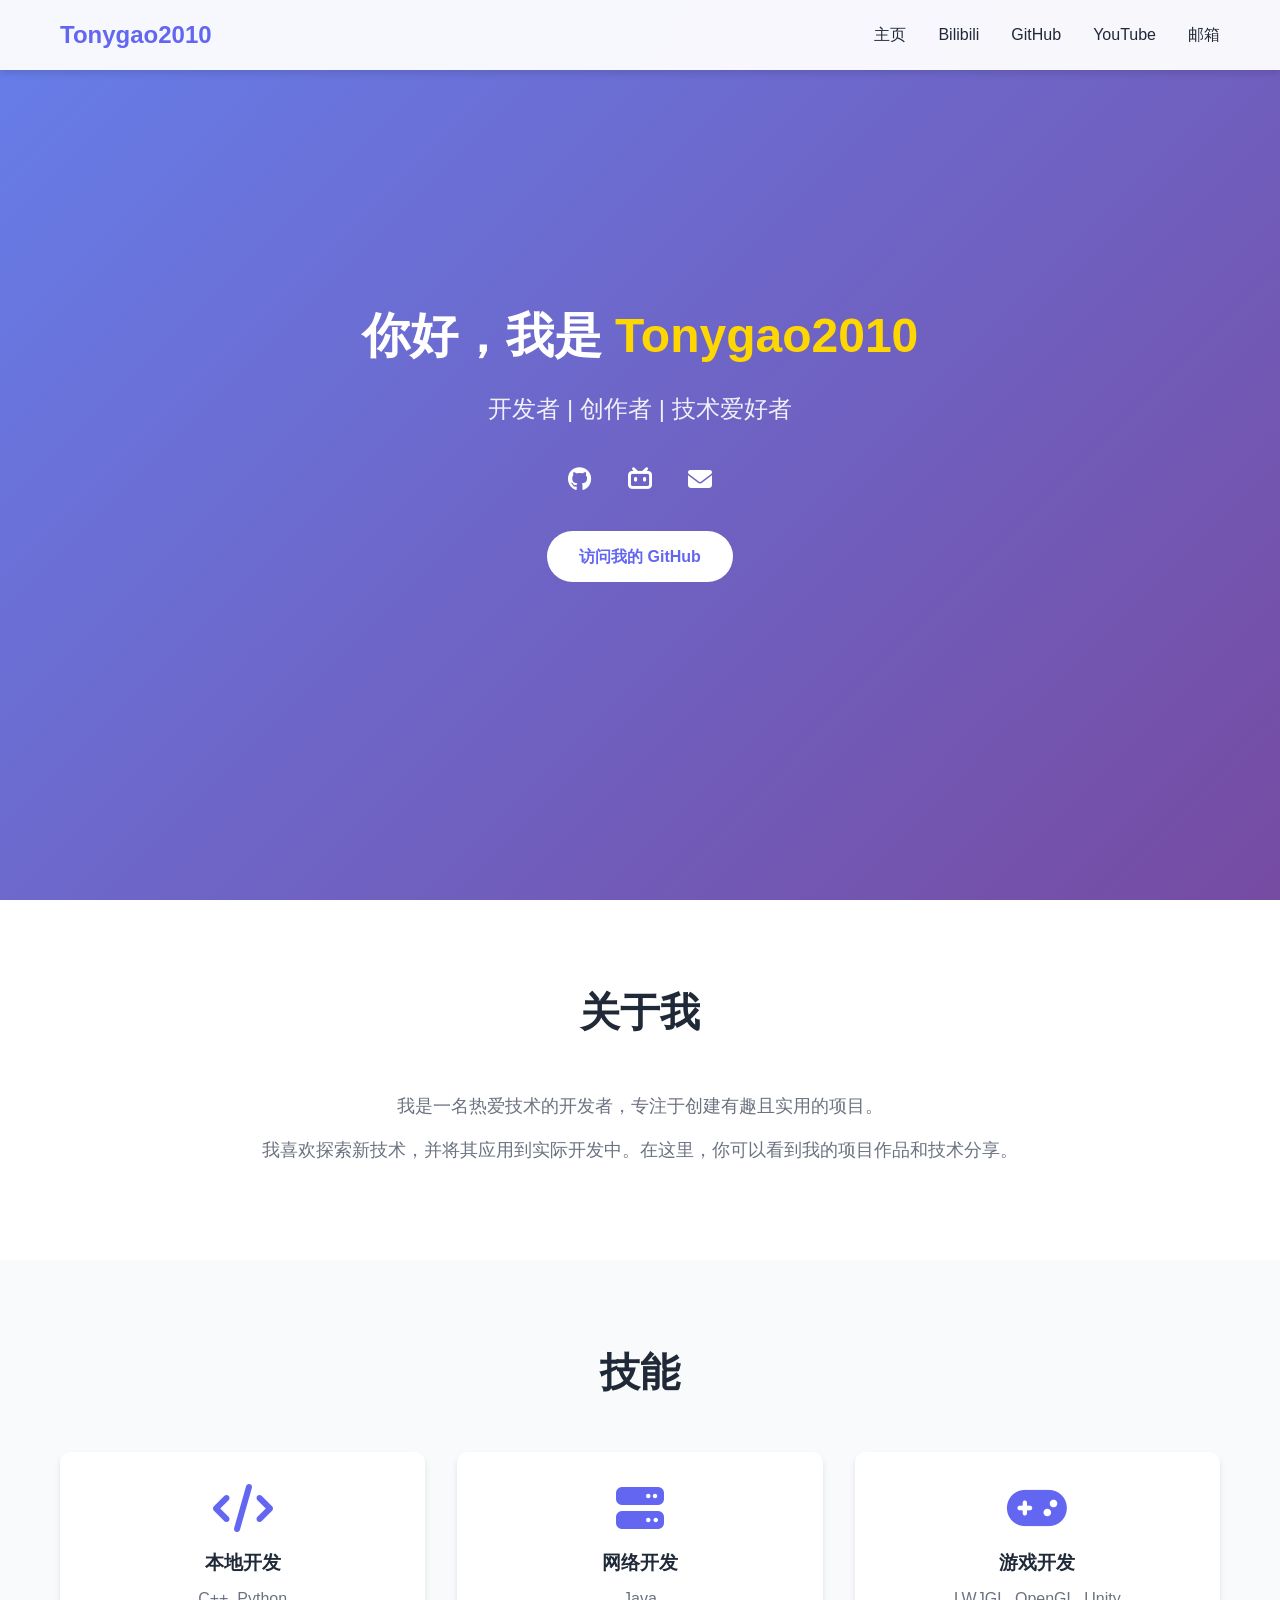
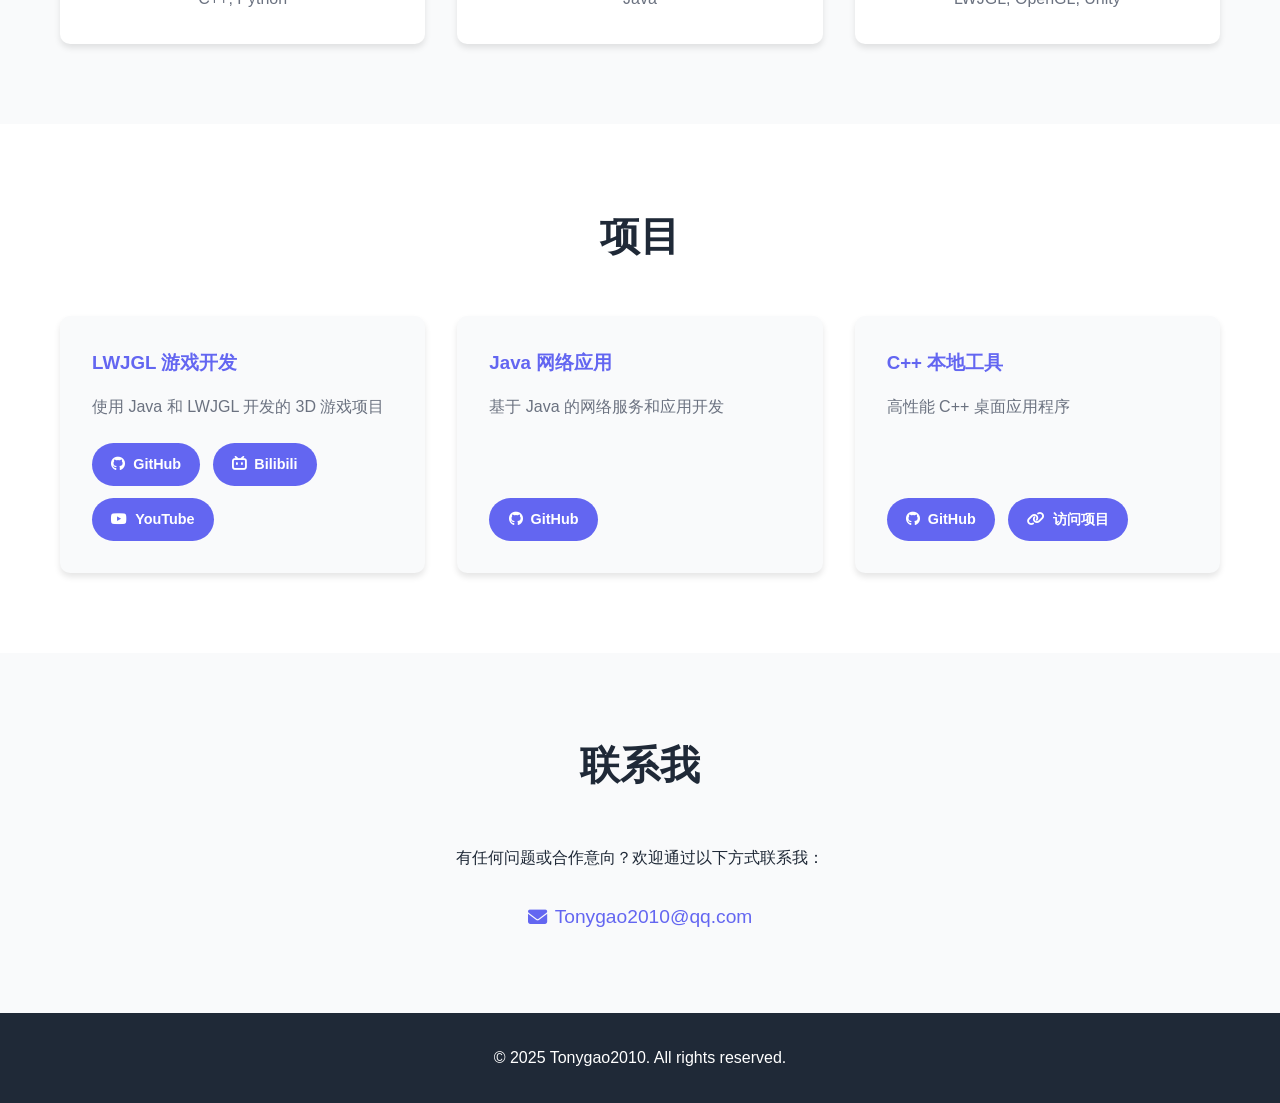
<file: index.html>
<!DOCTYPE html>
<html lang="zh-CN">
<head>
    <meta charset="UTF-8">
    <meta name="viewport" content="width=device-width, initial-scale=1.0">
    <title>Tonygao2010 - 个人主页</title>
    <link rel="stylesheet" href="css/style.css">
    <link rel="stylesheet" href="https://cdnjs.cloudflare.com/ajax/libs/font-awesome/6.4.0/css/all.min.css">
</head>
<body>
    <nav class="navbar">
        <div class="container">
            <div class="logo">Tonygao2010</div>
            <ul class="nav-links">
                <li><a href="../index.html">主页</a></li>
                <li><a href="https://space.bilibili.com/3537114960496900" target="_blank">Bilibili</a></li>
                <li><a href="https://github.com/potato-sever2010" target="_blank">GitHub</a></li>
                <li><a href="https://www.youtube.com/@yourchannel" target="_blank">YouTube</a></li>
                <li><a href="mailto:Tonygao2010@qq.com">邮箱</a></li>
            </ul>
            <div class="hamburger">
                <span></span>
                <span></span>
                <span></span>
            </div>
        </div>
    </nav>

    <section id="home" class="hero">
        <div class="container">
            <div class="hero-content">
                <h1>你好，我是 <span class="highlight">Tonygao2010</span></h1>
                <p class="subtitle">开发者 | 创作者 | 技术爱好者</p>
                <div class="social-links">
                    <a href="https://github.com/potato-sever2010" target="_blank"><i class="fab fa-github"></i></a>
                    <a href="https://space.bilibili.com/3537114960496900" target="_blank"><i class="fa-brands fa-bilibili"></i></a>
                    <a href="mailto:Tonygao2010@qq.com"><i class="fas fa-envelope"></i></a>
                </div>
                <a href="https://github.com/potato-sever2010" target="_blank" class="btn btn-primary">访问我的 GitHub</a>
            </div>
        </div>
    </section>

    <section id="about" class="about">
        <div class="container">
            <h2 class="section-title">关于我</h2>
            <div class="about-content">
                <div class="about-text">
                    <p>我是一名热爱技术的开发者，专注于创建有趣且实用的项目。</p>
                    <p>我喜欢探索新技术，并将其应用到实际开发中。在这里，你可以看到我的项目作品和技术分享。</p>
                </div>
            </div>
        </div>
    </section>

    <section id="skills" class="skills">
        <div class="container">
            <h2 class="section-title">技能</h2>
            <div class="skills-grid">
                <div class="skill-card">
                    <i class="fas fa-code"></i>
                    <h3>本地开发</h3>
                    <p>C++, Python</p>
                </div>
                <div class="skill-card">
                    <i class="fas fa-server"></i>
                    <h3>网络开发</h3>
                    <p>Java</p>
                </div>
                <div class="skill-card">
                    <i class="fas fa-gamepad"></i>
                    <h3>游戏开发</h3>
                    <p>LWJGL, OpenGL, Unity</p>
                </div>
            </div>
        </div>
    </section>

    <section id="projects" class="projects">
        <div class="container">
            <h2 class="section-title">项目</h2>
            <div class="projects-grid">
                <div class="project-card">
                    <h3>LWJGL 游戏开发</h3>
                    <p>使用 Java 和 LWJGL 开发的 3D 游戏项目</p>
                    <div class="project-links">
                        <a href="https://github.com/potato-sever2010" target="_blank" class="btn btn-small">
                            <i class="fa-brands fa-github"></i> GitHub
                        </a>
                        <a href="https://space.bilibili.com/3537114960496900" target="_blank" class="btn btn-small">
                            <i class="fa-brands fa-bilibili"></i> Bilibili
                        </a>
                        <a href="https://www.youtube.com/@yourchannel" target="_blank" class="btn btn-small">
                            <i class="fa-brands fa-youtube"></i> YouTube
                        </a>
                    </div>
                </div>
                <div class="project-card">
                    <h3>Java 网络应用</h3>
                    <p>基于 Java 的网络服务和应用开发</p>
                    <div class="project-links">
                        <a href="https://github.com/potato-sever2010" target="_blank" class="btn btn-small">
                            <i class="fa-brands fa-github"></i> GitHub
                        </a>
                    </div>
                </div>
                <div class="project-card">
                    <h3>C++ 本地工具</h3>
                    <p>高性能 C++ 桌面应用程序</p>
                    <div class="project-links">
                        <a href="https://github.com/potato-sever2010" target="_blank" class="btn btn-small">
                            <i class="fa-brands fa-github"></i> GitHub
                        </a>
                        <a href="project/c++.html" class="btn btn-small">
                            <i class="fa-solid fa-link"></i> 访问项目
                        </a>
                    </div>
                </div>
            </div>
        </div>
    </section>

    <section id="contact" class="contact">
        <div class="container">
            <h2 class="section-title">联系我</h2>
            <div class="contact-content">
                <p>有任何问题或合作意向？欢迎通过以下方式联系我：</p>
                <div class="contact-links">
                    <a href="mailto:Tonygao2010@qq.com" class="contact-item">
                        <i class="fas fa-envelope"></i>
                        <span>Tonygao2010@qq.com</span>
                    </a>
                </div>
            </div>
        </div>
    </section>

    <footer class="footer">
        <div class="container">
            <p>&copy; 2025 Tonygao2010. All rights reserved.</p>
        </div>
    </footer>

    <script src="js/script.js"></script>
</body>
</html>
</file>
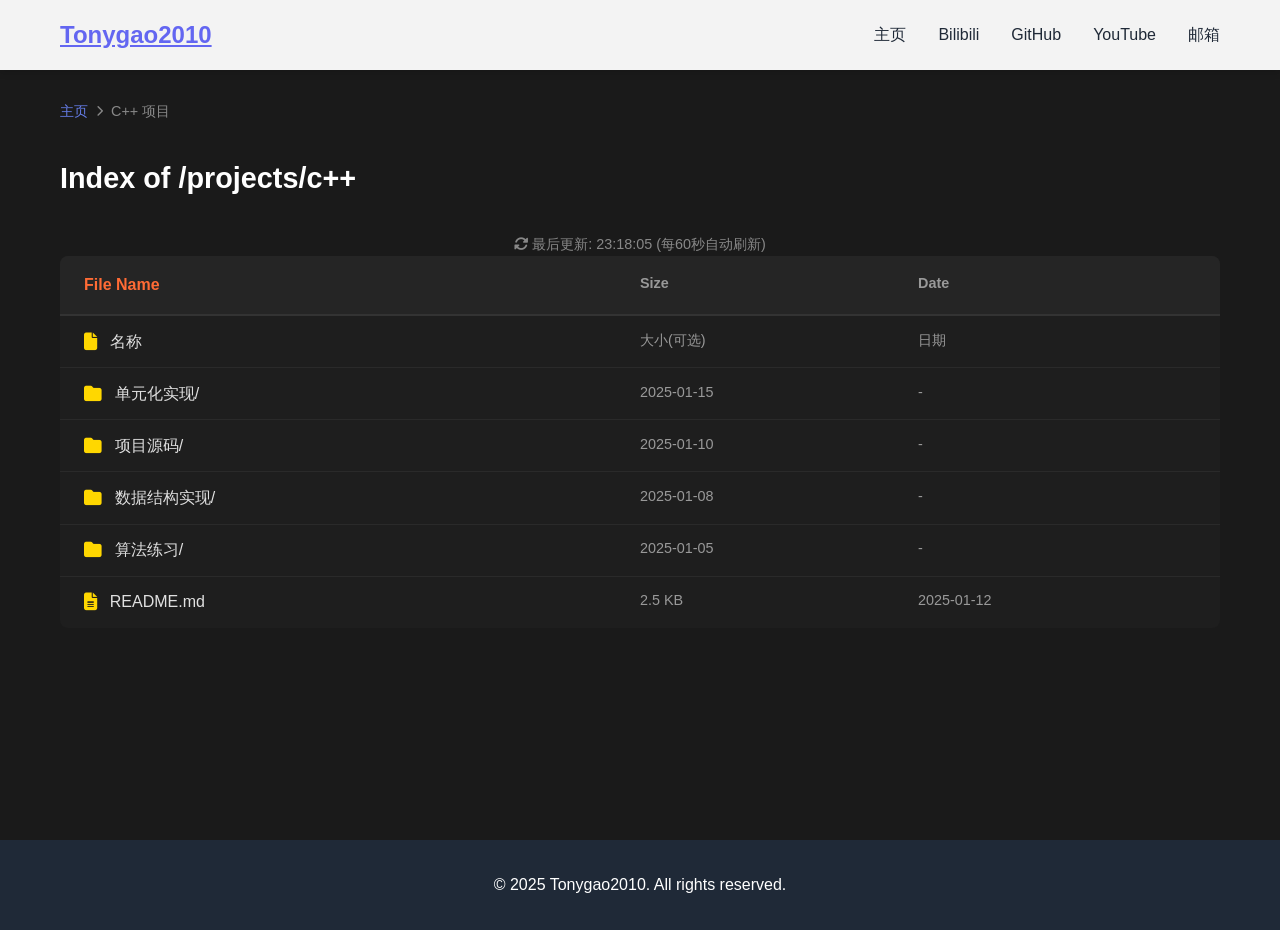
<file: project/c++.html>
<!DOCTYPE html>
<html lang="zh-cn">
<head>
    <meta charset="UTF-8">
    <meta name="viewport" content="width=device-width, initial-scale=1.0">
    <title>C++ 项目列表 - Tonygao2010</title>
    <link rel="stylesheet" href="../css/style.css">
    <link rel="stylesheet" href="../css/project-page.css">
    <link rel="stylesheet" href="https://cdnjs.cloudflare.com/ajax/libs/font-awesome/6.4.0/css/all.min.css">
</head>
<body>
    <nav class="navbar">
        <div class="container">
            <a href="../index.html" class="logo">Tonygao2010</a>
            <ul class="nav-links">
                <li><a href="../index.html">主页</a></li>
                <li><a href="https://space.bilibili.com/3537114960496900" target="_blank">Bilibili</a></li>
                <li><a href="https://github.com/potato-sever2010" target="_blank">GitHub</a></li>
                <li><a href="https://www.youtube.com/@yourchannel" target="_blank">YouTube</a></li>
                <li><a href="mailto:Tonygao2010@qq.com">邮箱</a></li>
            </ul>
            <div class="hamburger">
                <span></span>
                <span></span>
                <span></span>
            </div>
        </div>
    </nav>

    <main class="project-page">
        <div class="container">
            <div class="breadcrumb">
                <a href="../index.html">主页</a>
                <i class="fas fa-chevron-right"></i>
                <span>C++ 项目</span>
            </div>

            <h1>Index of /projects/c++</h1>

            <div class="file-list" id="fileList">
                <div class="file-list-header">
                    <div class="file-name">File Name</div>
                    <div class="file-size">Size</div>
                    <div class="file-date">Date</div>
                </div>
                <!-- 内容将由 JavaScript 自动加载 -->
            </div>
        </div>
    </main>

    <footer class="footer">
        <div class="container">
            <p>&copy; 2025 Tonygao2010. All rights reserved.</p>
        </div>
    </footer>

    <script src="../js/script.js"></script>
    <script src="load-list.js"></script>
</body>
</html>
</file>
<file: css/style.css>
* {
    margin: 0;
    padding: 0;
    box-sizing: border-box;
}

:root {
    --primary-color: #6366f1;
    --secondary-color: #8b5cf6;
    --text-color: #1f2937;
    --bg-color: #ffffff;
    --card-bg: #f9fafb;
    --shadow: 0 4px 6px rgba(0, 0, 0, 0.1);
}

body {
    font-family: -apple-system, BlinkMacSystemFont, 'Segoe UI', 'Microsoft YaHei', sans-serif;
    line-height: 1.6;
    color: var(--text-color);
    background: var(--bg-color);
}

.container {
    max-width: 1200px;
    margin: 0 auto;
    padding: 0 20px;
}

/* Navbar */
.navbar {
    position: fixed;
    top: 0;
    width: 100%;
    background: rgba(255, 255, 255, 0.95);
    backdrop-filter: blur(10px);
    box-shadow: var(--shadow);
    z-index: 1000;
    padding: 1rem 0;
}

.navbar .container {
    display: flex;
    justify-content: space-between;
    align-items: center;
}

.logo {
    font-size: 1.5rem;
    font-weight: bold;
    color: var(--primary-color);
}

.nav-links {
    display: flex;
    list-style: none;
    gap: 2rem;
}

.nav-links a {
    text-decoration: none;
    color: var(--text-color);
    font-weight: 500;
    transition: color 0.3s;
}

.nav-links a:hover {
    color: var(--primary-color);
}

.hamburger {
    display: none;
    cursor: pointer;
}

.hamburger span {
    display: block;
    width: 25px;
    height: 3px;
    background: var(--text-color);
    margin: 5px 0;
    transition: 0.3s;
}

/* Hero Section */
.hero {
    min-height: 100vh;
    display: flex;
    align-items: center;
    justify-content: center;
    background: linear-gradient(135deg, #667eea 0%, #764ba2 100%);
    color: white;
    text-align: center;
    padding-top: 60px;
}

.hero-content h1 {
    font-size: 3rem;
    margin-bottom: 1rem;
}

.highlight {
    color: #ffd700;
}

.subtitle {
    font-size: 1.5rem;
    margin-bottom: 2rem;
    opacity: 0.9;
}

.social-links {
    margin-bottom: 2rem;
}

.social-links a {
    color: white;
    font-size: 1.5rem;
    margin: 0 1rem;
    transition: transform 0.3s;
}

.social-links a:hover {
    transform: translateY(-5px);
}

.btn {
    display: inline-block;
    padding: 0.8rem 2rem;
    border-radius: 50px;
    text-decoration: none;
    font-weight: 600;
    transition: all 0.3s;
}

.btn-primary {
    background: white;
    color: var(--primary-color);
}

.btn-primary:hover {
    transform: translateY(-3px);
    box-shadow: 0 10px 20px rgba(0, 0, 0, 0.2);
}

/* Sections */
section {
    padding: 5rem 0;
}

.section-title {
    text-align: center;
    font-size: 2.5rem;
    margin-bottom: 3rem;
    color: var(--text-color);
}

/* About */
.about-content {
    max-width: 800px;
    margin: 0 auto;
    text-align: center;
}

.about-text p {
    font-size: 1.1rem;
    margin-bottom: 1rem;
    color: #6b7280;
}

/* Skills */
.skills {
    background: var(--card-bg);
}

.skills-grid {
    display: grid;
    grid-template-columns: repeat(auto-fit, minmax(250px, 1fr));
    gap: 2rem;
}

.skill-card {
    background: white;
    padding: 2rem;
    border-radius: 10px;
    text-align: center;
    box-shadow: var(--shadow);
    transition: transform 0.3s;
}

.skill-card:hover {
    transform: translateY(-10px);
}

.skill-card i {
    font-size: 3rem;
    color: var(--primary-color);
    margin-bottom: 1rem;
}

.skill-card h3 {
    margin-bottom: 0.5rem;
}

.skill-card p {
    color: #6b7280;
}

/* Projects */
.projects-grid {
    display: grid;
    grid-template-columns: repeat(auto-fit, minmax(300px, 1fr));
    gap: 2rem;
}

.project-card {
    background: var(--card-bg);
    padding: 2rem;
    border-radius: 10px;
    box-shadow: var(--shadow);
    transition: transform 0.3s;
    display: flex;
    flex-direction: column;
}

.project-card:hover {
    transform: translateY(-5px);
}

.project-card h3 {
    margin-bottom: 1rem;
    color: var(--primary-color);
}

.project-card p {
    color: #6b7280;
    margin-bottom: 1.5rem;
    flex-grow: 1;
}

.project-card .project-links {
    display: flex;
    flex-wrap: wrap;
    gap: 0.8rem;
    margin-top: auto;
}

.btn-small {
    padding: 0.6rem 1.2rem;
    background: var(--primary-color);
    color: white;
    font-size: 0.9rem;
    display: inline-flex;
    align-items: center;
    gap: 0.5rem;
    white-space: nowrap;
}

.btn-small:hover {
    background: var(--secondary-color);
}

/* Contact */
.contact {
    background: var(--card-bg);
}

.contact-content {
    text-align: center;
}

.contact-links {
    margin-top: 2rem;
}

.contact-item {
    display: inline-flex;
    align-items: center;
    gap: 0.5rem;
    color: var(--primary-color);
    text-decoration: none;
    font-size: 1.2rem;
    transition: color 0.3s;
}

.contact-item:hover {
    color: var(--secondary-color);
}

/* Footer */
.footer {
    background: var(--text-color);
    color: white;
    text-align: center;
    padding: 2rem 0;
}

/* Responsive */
@media (max-width: 768px) {
    .nav-links {
        position: fixed;
        right: -100%;
        top: 60px;
        flex-direction: column;
        background: white;
        width: 100%;
        text-align: center;
        transition: 0.3s;
        box-shadow: var(--shadow);
        padding: 2rem 0;
    }

    .nav-links.active {
        right: 0;
    }

    .hamburger {
        display: block;
    }

    .hero-content h1 {
        font-size: 2rem;
    }

    .subtitle {
        font-size: 1.2rem;
    }
}
</file>
<file: css/project-page.css>
.project-page {
    padding-top: 100px;
    padding-bottom: 60px;
    min-height: calc(100vh - 60px);
    background: #1a1a1a;
    color: #e0e0e0;
}

.breadcrumb {
    display: flex;
    align-items: center;
    gap: 0.5rem;
    margin-bottom: 2rem;
    font-size: 0.9rem;
    color: #888;
}

.breadcrumb a {
    color: #667eea;
    text-decoration: none;
}

.breadcrumb a:hover {
    text-decoration: underline;
}

.breadcrumb i {
    font-size: 0.7rem;
}

.project-page h1 {
    font-size: 1.8rem;
    margin-bottom: 2rem;
    color: #fff;
    font-weight: 600;
}

.file-list {
    background: #1e1e1e;
    border-radius: 8px;
    overflow: hidden;
}

.file-list-header {
    display: grid;
    grid-template-columns: 2fr 1fr 1fr;
    padding: 1rem 1.5rem;
    background: #252525;
    border-bottom: 2px solid #333;
    font-weight: 600;
    color: #ff6b35;
}

.file-item {
    display: grid;
    grid-template-columns: 2fr 1fr 1fr;
    padding: 0.8rem 1.5rem;
    text-decoration: none;
    color: #e0e0e0;
    border-bottom: 1px solid #2a2a2a;
    transition: all 0.2s ease;
}

.file-item:last-child {
    border-bottom: none;
}

.file-item:hover {
    background: #2a2a2a;
    color: #667eea;
}

.file-name {
    display: flex;
    align-items: center;
    gap: 0.8rem;
}

.file-name i {
    color: #ffd700;
    font-size: 1.1rem;
}

.file-name .fa-arrow-up {
    color: #888;
}

.file-size,
.file-date {
    color: #999;
    font-size: 0.9rem;
}

@media (max-width: 768px) {
    .project-page {
        padding-top: 80px;
    }

    .project-page h1 {
        font-size: 1.4rem;
    }

    .file-list-header,
    .file-item {
        grid-template-columns: 1fr;
        gap: 0.3rem;
    }

    .file-list-header {
        display: none;
    }

    .file-item {
        padding: 1rem;
    }

    .file-size,
    .file-date {
        padding-left: 1.9rem;
        font-size: 0.85rem;
    }
}
</file>
